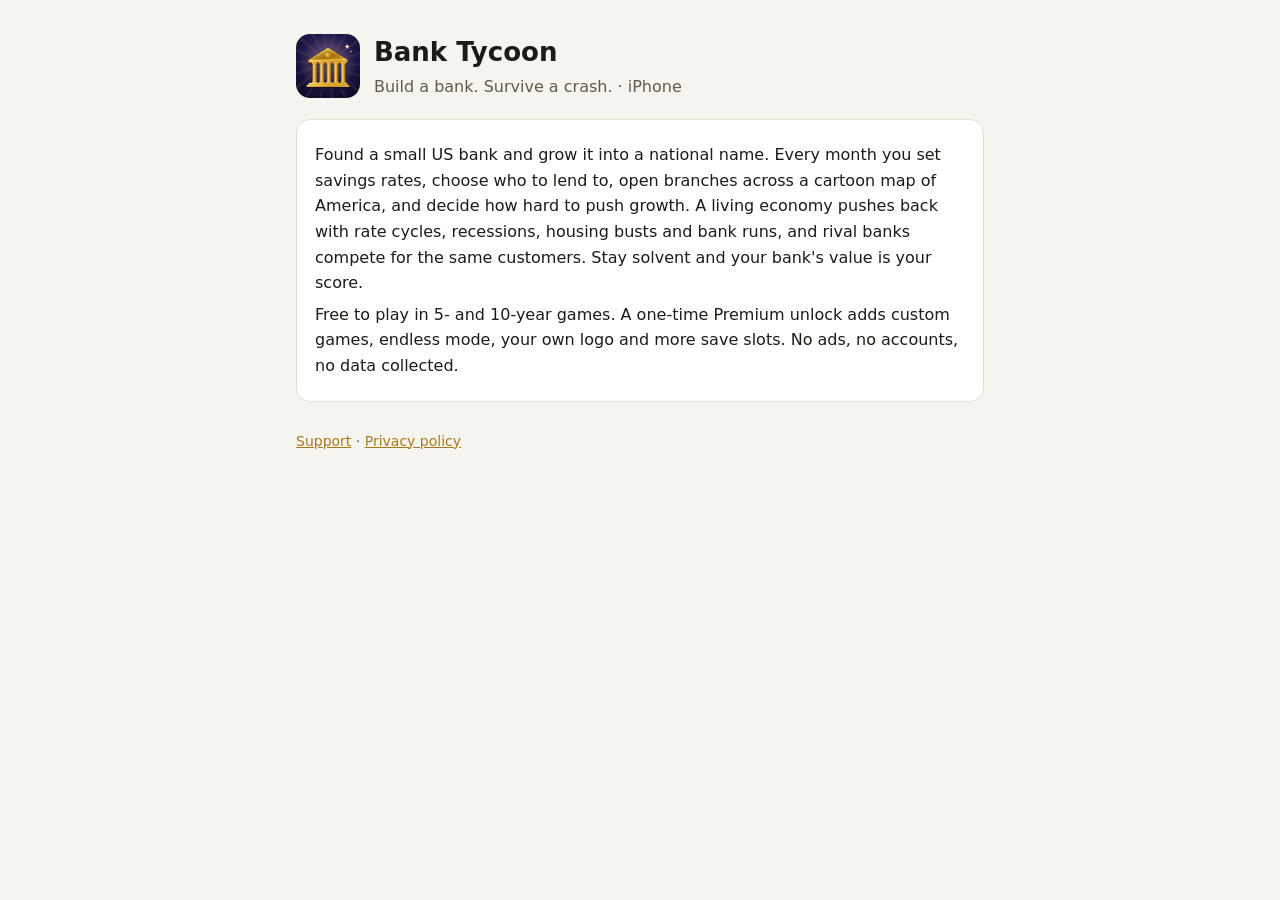
<file: index.html>
<!doctype html>
<html lang="en"><head><meta charset="utf-8"><meta name="viewport" content="width=device-width,initial-scale=1">
<title>Bank Tycoon</title><link rel="stylesheet" href="style.css"></head><body><main>
<header><img src="icon.png" alt=""><div><h1>Bank Tycoon</h1><p class="sub">Build a bank. Survive a crash. · iPhone</p></div></header>
<div class="card">
<p>Found a small US bank and grow it into a national name. Every month you set savings rates, choose who to lend to, open branches across a cartoon map of America, and decide how hard to push growth. A living economy pushes back with rate cycles, recessions, housing busts and bank runs, and rival banks compete for the same customers. Stay solvent and your bank's value is your score.</p>
<p>Free to play in 5- and 10-year games. A one-time Premium unlock adds custom games, endless mode, your own logo and more save slots. No ads, no accounts, no data collected.</p>
</div>
<nav><a href="support.html">Support</a> · <a href="privacy.html">Privacy policy</a></nav>
</main></body></html>
</file>
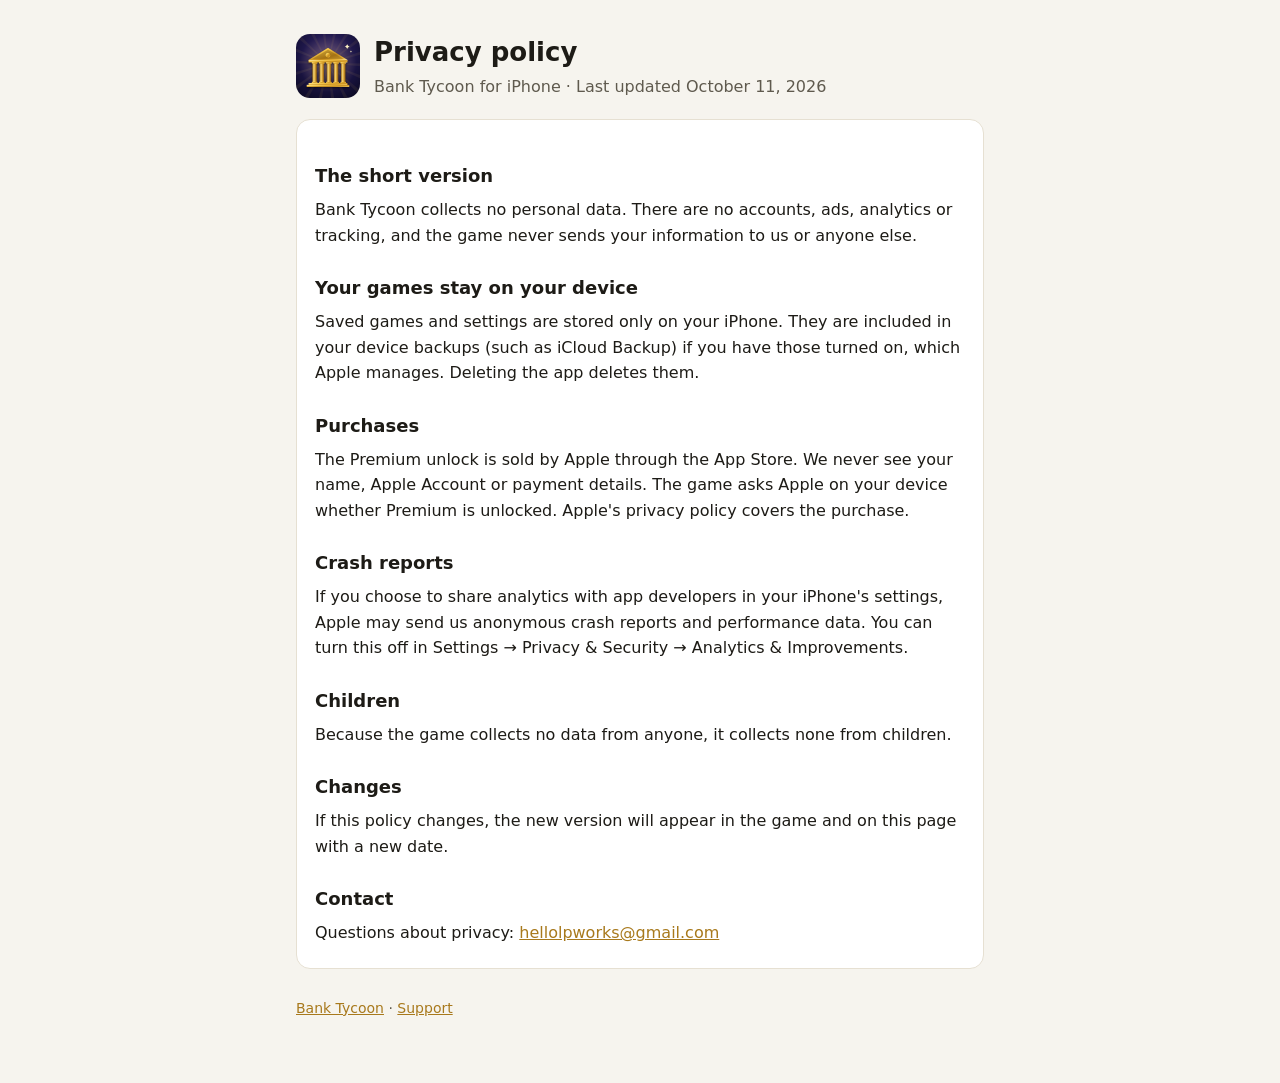
<file: privacy.html>
<!doctype html>
<html lang="en"><head><meta charset="utf-8"><meta name="viewport" content="width=device-width,initial-scale=1">
<title>Bank Tycoon Privacy Policy</title><link rel="stylesheet" href="style.css"></head><body><main>
<header><img src="icon.png" alt=""><div><h1>Privacy policy</h1><p class="sub">Bank Tycoon for iPhone · Last updated October 11, 2026</p></div></header>
<div class="card">
<h2>The short version</h2>
<p>Bank Tycoon collects no personal data. There are no accounts, ads, analytics or tracking, and the game never sends your information to us or anyone else.</p>
<h2>Your games stay on your device</h2>
<p>Saved games and settings are stored only on your iPhone. They are included in your device backups (such as iCloud Backup) if you have those turned on, which Apple manages. Deleting the app deletes them.</p>
<h2>Purchases</h2>
<p>The Premium unlock is sold by Apple through the App Store. We never see your name, Apple Account or payment details. The game asks Apple on your device whether Premium is unlocked. Apple's privacy policy covers the purchase.</p>
<h2>Crash reports</h2>
<p>If you choose to share analytics with app developers in your iPhone's settings, Apple may send us anonymous crash reports and performance data. You can turn this off in Settings → Privacy &amp; Security → Analytics &amp; Improvements.</p>
<h2>Children</h2>
<p>Because the game collects no data from anyone, it collects none from children.</p>
<h2>Changes</h2>
<p>If this policy changes, the new version will appear in the game and on this page with a new date.</p>
<h2>Contact</h2>
<p>Questions about privacy: <a href="mailto:hellolpworks@gmail.com">hellolpworks@gmail.com</a></p>
</div>
<nav><a href="index.html">Bank Tycoon</a> · <a href="support.html">Support</a></nav>
</main></body></html>
</file>
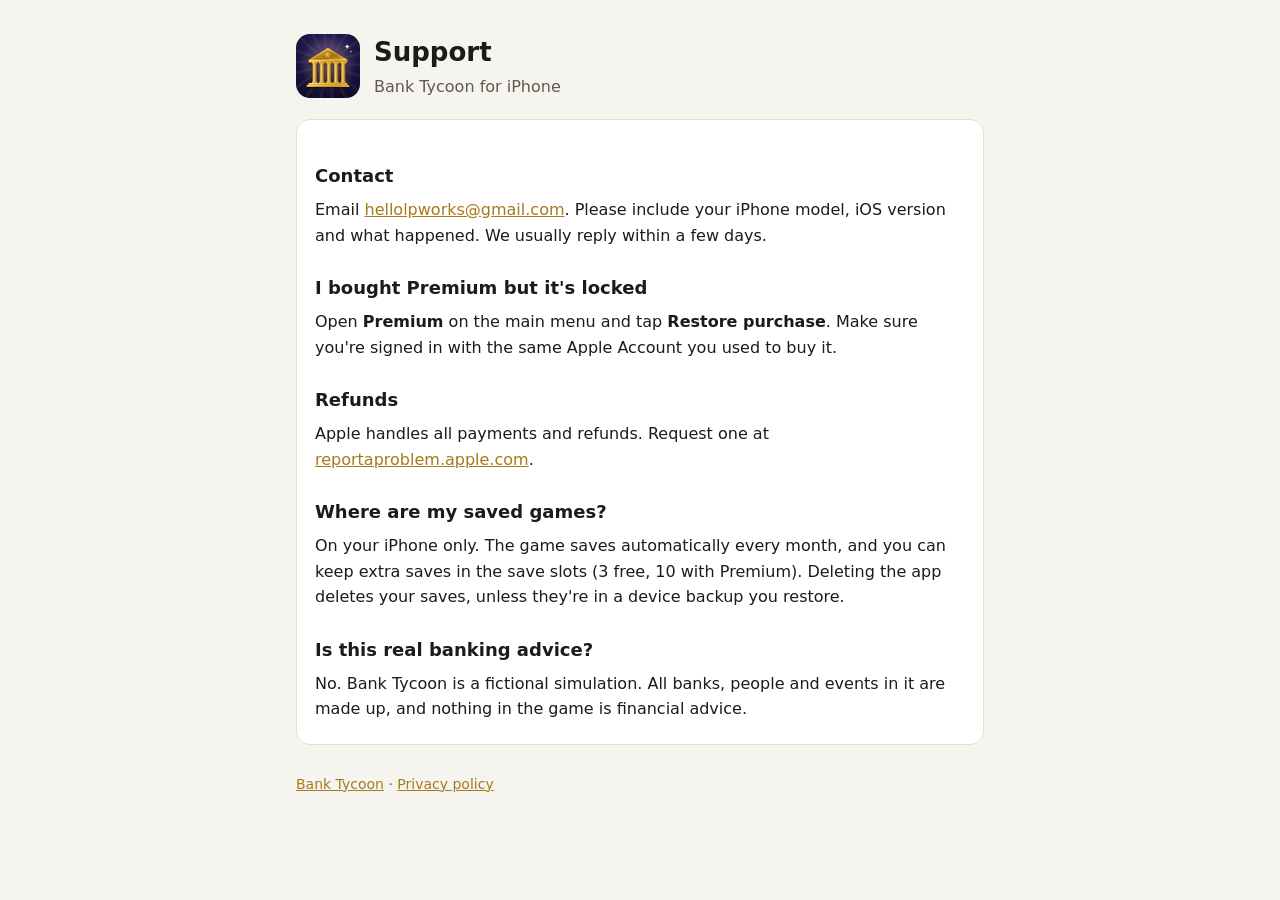
<file: support.html>
<!doctype html>
<html lang="en"><head><meta charset="utf-8"><meta name="viewport" content="width=device-width,initial-scale=1">
<title>Bank Tycoon Support</title><link rel="stylesheet" href="style.css"></head><body><main>
<header><img src="icon.png" alt=""><div><h1>Support</h1><p class="sub">Bank Tycoon for iPhone</p></div></header>
<div class="card">
<h2>Contact</h2>
<p>Email <a href="mailto:hellolpworks@gmail.com">hellolpworks@gmail.com</a>. Please include your iPhone model, iOS version and what happened. We usually reply within a few days.</p>
<h2>I bought Premium but it's locked</h2>
<p>Open <strong>Premium</strong> on the main menu and tap <strong>Restore purchase</strong>. Make sure you're signed in with the same Apple Account you used to buy it.</p>
<h2>Refunds</h2>
<p>Apple handles all payments and refunds. Request one at <a href="https://reportaproblem.apple.com">reportaproblem.apple.com</a>.</p>
<h2>Where are my saved games?</h2>
<p>On your iPhone only. The game saves automatically every month, and you can keep extra saves in the save slots (3 free, 10 with Premium). Deleting the app deletes your saves, unless they're in a device backup you restore.</p>
<h2>Is this real banking advice?</h2>
<p>No. Bank Tycoon is a fictional simulation. All banks, people and events in it are made up, and nothing in the game is financial advice.</p>
</div>
<nav><a href="index.html">Bank Tycoon</a> · <a href="privacy.html">Privacy policy</a></nav>
</main></body></html>
</file>
<file: style.css>
:root{--bg:#f6f4ee;--card:#fff;--ink:#1d1b16;--muted:#5f5a4e;--gold:#a8791c;--line:#e6e0d2}
@media (prefers-color-scheme:dark){:root{--bg:#0d0b1c;--card:#17142b;--ink:#efeaf8;--muted:#a59fb8;--gold:#e6b950;--line:#2a2545}}
*{box-sizing:border-box}body{margin:0;background:var(--bg);color:var(--ink);font:16px/1.6 -apple-system,system-ui,sans-serif}
main{max-width:720px;margin:0 auto;padding:32px 16px 64px}
header{display:flex;align-items:center;gap:14px;margin-bottom:20px}header img{width:64px;height:64px;border-radius:14px}
h1{font-size:26px;margin:0}h2{font-size:18px;margin:26px 0 6px}p{margin:6px 0}
.sub{color:var(--muted);margin:0}.card{background:var(--card);border:1px solid var(--line);border-radius:14px;padding:16px 18px;margin-top:16px}
a{color:var(--gold)}nav{margin-top:28px;font-size:14px;color:var(--muted)}
</file>
